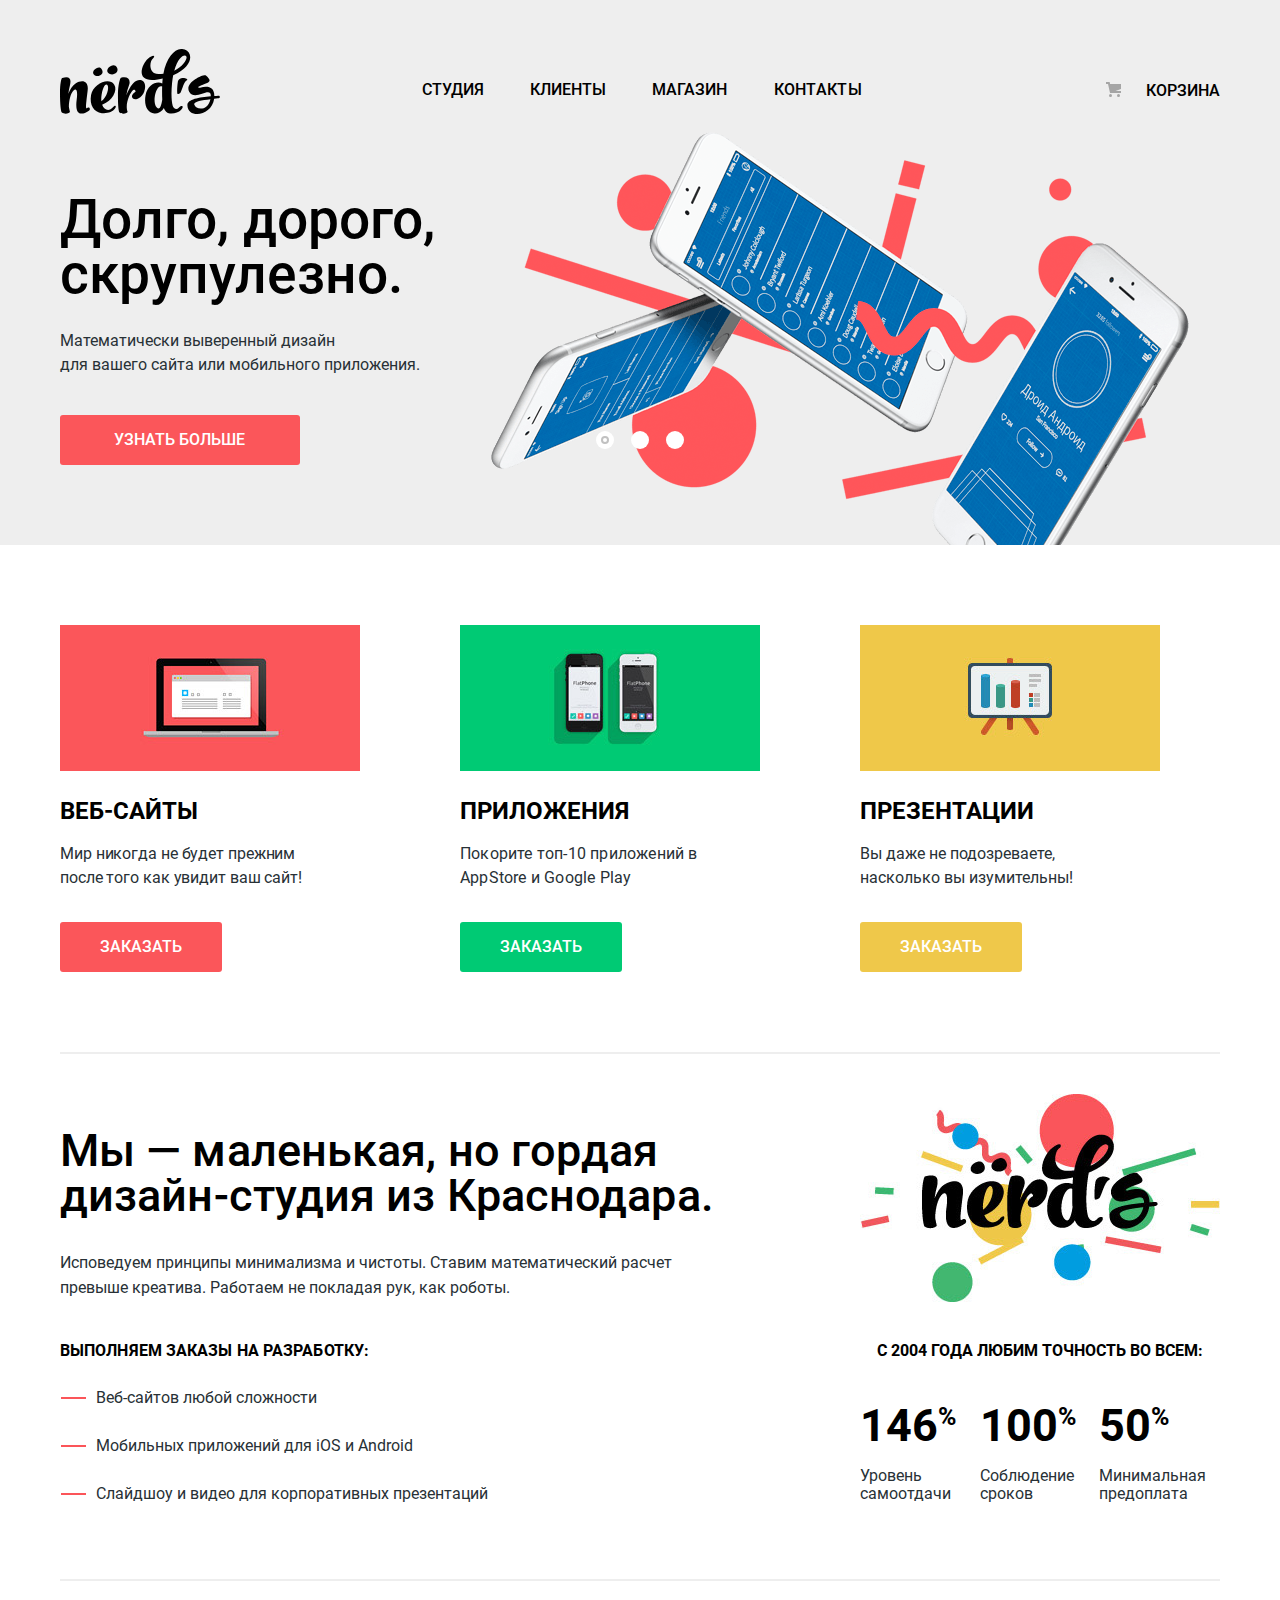
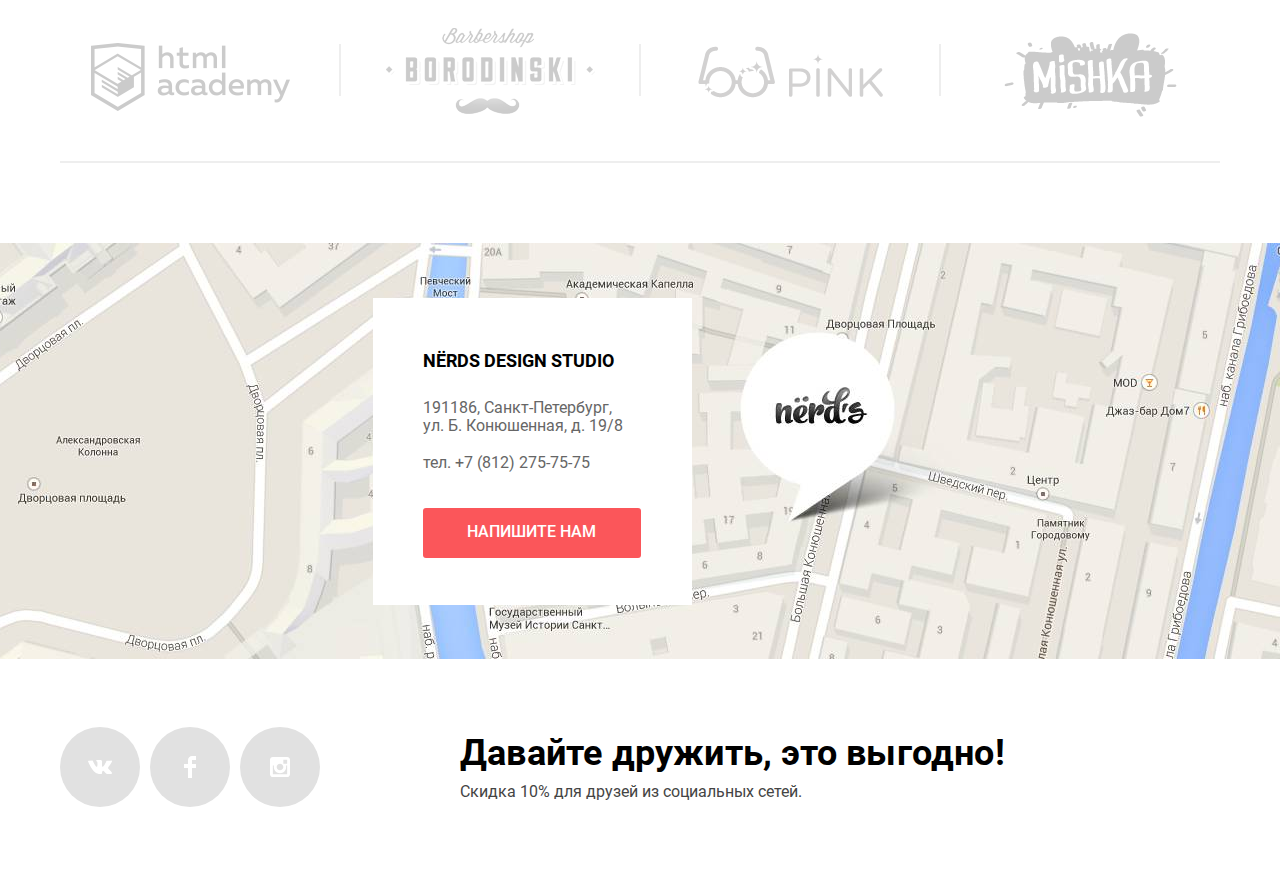
<file: index.html>
<!DOCTYPE html>
<html lang="ru">

<head>
  <meta charset="utf-8">
  <title>HTML Academy: Нёрдс</title>
  <link rel="stylesheet" href="css/normalize.css">
  <link rel="stylesheet" href="css/style-min.css">
</head>

<body>
  <header class="page-header">

    <nav class="page-header__nav container">
      <div class="columns">
        <a class="page-header__container column">
          <img class="page-header__logo" src="img/nerds-logo.svg" width="160" height="65" alt="Веб-студия Nerds">
        </a>
        <ul class="menu list-formatter column">
          <li class="menu__item"><a href="#">Студия</a></li>
          <li class="menu__item"><a href="#">Клиенты</a></li>
          <li class="menu__item"><a href="catalog.html">Магазин</a></li>
          <li class="menu__item"><a href="#">Контакты</a></li>
        </ul>

        <a class="page-header__cart column" href="#">Корзина</a>
      </div>
    </nav>
  </header>

  <main class="main-content">

    <h1 class="main-content__title visually-hidden">Веб-студия Nerds</h1>

    <section class="main-content__slider">
      <div class="container">

        <h2 class="main-content__section-title visually-hidden">Ключевые особенности</h2>

        <input class="slider__input" type="radio" name="slider" id="slider_1" checked>
        <input class="slider__input" type="radio" name="slider" id="slider_2">
        <input class="slider__input" type="radio" name="slider" id="slider_3">

        <label class="slider__change-btn" for="slider_1" aria-label="Первый"></label>
        <label class="slider__change-btn" for="slider_2" aria-label="Второй"></label>
        <label class="slider__change-btn" for="slider_3" aria-label="Третий"></label>


        <article class="sliders__item">
          <div class="sliders__wrapper">
            <h3 class="sliders__title visually-hidden">Дизайн</h3>
            <p class="sliders__slogan">Долго, дорого,
              скрупулезно.</p>
            <p class="sliders__text content-text">Математически выверенный дизайн<br>
              для вашего сайта или мобильного приложения.</p>
            <a class="sliders__btn btn" href="#">Узнать больше</a>
          </div>
          <img src="img/slide1.png" alt="слайдер-1">
        </article>

        <article class="sliders__item">
          <div class="sliders__wrapper">
            <h3 class="sliders__title visually-hidden">Пропорции</h3>

            <p class="sliders__slogan">Любим математику
              как никто другой</p>
            <p class="sliders__text content-text">Никакого креатива, только математические формулы
              для расчета идеальных пропорций.</p>
            <a class="sliders__btn btn" href="#">Узнать больше</a>
          </div>
          <img src="img/slide2.png" alt="слайдер-2" width="663" height="430">
        </article>

        <article class="sliders__item">
          <div class="sliders__wrapper">
            <h3 class="sliders__title visually-hidden">Время работы</h3>

            <p class="sliders__slogan">Только ночь,
              только хардкор</p>
            <p class="sliders__text content-text">Работать днем, как все? Мы против этого.
              Ближе к полуночи работа только начинается.</p>
            <a class="sliders__btn btn" href="#">Узнать больше</a>
          </div>
          <img src="img/slide3.png" alt="слайдер-3">
        </article>
      </div>
    </section>
    <section class="main-content__advantages">
      <h2 class="main-content__section-title visually-hidden">Преимущества</h2>
      <div class="container">
        <ul class="advantages-list list-formatter columns">
          <li class="advantages-list__item">
            <img class="advantages-list__img" src="img/illustration-1.jpg" width="300" height="146" alt="Веб-сайты">
            <h3 class="advantages-list__title">Веб-сайты</h3>
            <p class="advantages-list__text content-text">Мир никогда не будет прежним после того как увидит ваш сайт!
            </p>
            <a class="advantages-list__btn advantages-list__btn--red btn" href="#">Заказать</a>
          </li>
          <li class="advantages-list__item">
            <img class="advantages-list__img" src="img/illustration-2.jpg" width="300" height="146" alt="Приложения">
            <h3 class="advantages-list__title">Приложения</h3>
            <p class="advantages-list__text content-text">Покорите топ-10 приложений в AppStore и Google Play</p>
            <a class="advantages-list__btn advantages-list__btn--green btn" href="#">Заказать</a>
          </li>
          <li class="advantages-list__item">
            <img class="advantages-list__img" src="img/illustration-3.jpg" width="300" height="146" alt="Презентации">
            <h3 class="advantages-list__title">Презентации</h3>
            <p class="advantages-list__text content-text">Вы даже не подозреваете,
              насколько вы изумительны!</p>
            <a class="advantages-list__btn advantages-list__btn--yellow btn" href="#">Заказать</a>
          </li>
        </ul>
      </div>
    </section>
    <section class="main-content__about-studio">
      <h2 class="main-content__section-title visually-hidden">Информация о веб-студии</h2>
      <div class="container">
        <div class="columns">
          <div class="left-side">
            <p class="about__slogan">Мы — маленькая, но гордая
              дизайн-студия из Краснодара.</p>
            <p class="about__text content-text">Исповедуем принципы минимализма и чистоты. Ставим математический расчет
              превыше креатива. Работаем не покладая рук, как роботы.</p>
            <p class="about__features-title">Выполняем заказы на разработку:</p>
            <ul class="about__features list-formatter">
              <li class="about__feature">Веб-сайтов любой сложности</li>
              <li class="about__feature">Мобильных приложений для iOS и Android</li>
              <li class="about__feature">Слайдшоу и видео для корпоративных презентаций</li>
            </ul>
          </div>
          <div class="right-side">
            <img class="about__logo" src="img/nerds-illustration.jpg" width="360" height="208"
              alt="Логотип веб-студии Nerds">
            <p class="about__statistic-title">с 2004 года Любим точность во всем:</p>
            <ul class="about__statistics-list list-formatter">
              <li class="about__statistic-item">
                <p class="about__percent">146<span>%</span></p>
                <p class="about__text about__text--low content-text">Уровень
                  самоотдачи</p>
              </li>
              <li class="about__statistic-item">
                <p class="about__percent">100<span>%</span></p>
                <p class="about__text about__text--low content-text">Соблюдение
                  сроков</p>
              </li>
              <li class="about__statistic-item">
                <p class="about__percent">50<span>%</span></p>
                <p class="about__text about__text--low  content-text">Минимальная предоплата</p>
              </li>
            </ul>
          </div>
        </div>
      </div>
    </section>
    <section class="partners">
      <h3 class="partners__title visually-hidden">Партнеры</h3>
      <div class="container">
        <ul class="partners__list list-formatter columns">
          <li class="partners__item">
            <a class="partners__link" href="https://htmlacademy.ru/intensive/htmlcss">
              <img class="partners__img" src="img/logo-1.png" width="199" height="68" alt="HTML Academy">
            </a>
          </li>
          <li class="partners__item">
            <a class="partners__link" href="#">
              <img class="partners__img" src="img/logo-2.png" width="209" height="90" alt="Barbershop Borodinski">
            </a>
          </li>
          <li class="partners__item">
            <a class="partners__link" href="#">
              <img class="partners__img" src="img/logo-3.png" width="185" height="52" alt="Pink">
            </a>
          </li>
          <li class="partners__item">
            <a class="partners__link" href="#">
              <img class="partners__img" src="img/logo-4.png" width="173" height="84" alt="Mishka">
            </a>
          </li>
        </ul>
      </div>
    </section>
  </main>

  <footer class="page-footer">
    <section class="page-footer__contacts">
      <iframe
        src="https://www.google.com/maps/embed?pb=!1m18!1m12!1m3!1d1998.6199825894535!2d30.322532414787016!3d59.93844776313354!2m3!1f0!2f0!3f0!3m2!1i1024!2i768!4f13.1!3m3!1m2!1s0x4696310fca145cc1%3A0x42b32648d8238007!2z0JHQvtC70YzRiNCw0Y8g0JrQvtC90Y7RiNC10L3QvdCw0Y8g0YPQuy4sIDE5LzgsINCh0LDQvdC60YIt0J_QtdGC0LXRgNCx0YPRgNCzLCAxOTExODY!5e0!3m2!1sru!2sru!4v1571053304963!5m2!1sru!2sru"
        width="600" height="450" style="border:0;" allowfullscreen=""
        aria-label="Офис по адресу: Санкт-Петербург ул. Б. Конюшенная, д. 19/8"></iframe>
      <h2 class="visually-hidden">Контактная информация</h2>
      <div class="contacts">
        <p class="contacts__title">NЁRDS DESIGN STUDIO</p>
        <p class="contacts__address content-text">191186, Санкт-Петербург,<br>
          ул. Б. Конюшенная, д. 19/8</p>
        <p class="contacts__phone content-text">тел. +7 (812) 275-75-75</p>
        <a class="contacts__btn btn" href="#">Напишите нам</a>
      </div>
    </section>

    <section class="page-footer__social">
      <h2 class="visually-hidden">Социальные сети</h2>
      <div class="container">
        <div class="columns">
          <ul class="social-list list-formatter">
            <li class="social-list__item"><a class="vk" href="#" aria-label="Вконтакте"></a></li>
            <li class="social-list__item"><a class="facebook" href="#" aria-label="Facebook"></a></li>
            <li class="social-list__item"><a class="instagram" href="#" aria-label="Instagram"></a></li>
          </ul>
          <div class="page-footer__wrapper">
            <p class="page-footer__slogan">Давайте дружить, это выгодно!</p>
            <p class="page-footer__text content-text">Скидка 10% для друзей из социальных сетей.</p>
          </div>
        </div>
      </div>
    </section>
  </footer>

  <section class="write-us">
    <h2 class="visually-hidden">Форма обратной связи</h2>
    <form class="write-us__form" action="#" method="get">
      <div class="container">
        <fieldset>
          <legend class="write-us__title">Напишите нам</legend>

          <div class="columns">
            <label class="column">
              <span class="write-us__label">Ваше имя:<span class="visually-hidden">(Обязательно)</span></span>
              <input class="write-us__input" type="text" name="name" placeholder="Имя Фамилия" aria-required="true"
                aria-live="polite">
            </label>
            <label class="column">
              <span class="write-us__label">Ваш e-mail:<span class="visually-hidden">(Обязательно)</span></span>
              <input class="write-us__input" type="email" name="email" placeholder="email@example.com"
                pattern="[a-z0-9._%+-]+@[a-z0-9.-]+\.[a-z]{2,}$" aria-required="true">
            </label>
          </div>

          <label>
            <span class="write-us__label">Текст письма:<span class="visually-hidden">(Обязательно)</span></span>
            <textarea class="write-us__textarea" name="message" cols="30" rows="10" placeholder="В свободной форме"
              aria-required="true"></textarea>
          </label>
        </fieldset>
        <button class="write-us__btn btn" type="submit">Отправить</button>
      </div>
    </form>
    <a class="close__btn" aria-label="Закрыть"></a>
  </section>
  <script src="js/script-min.js"></script>
</body>

</html>
</file>
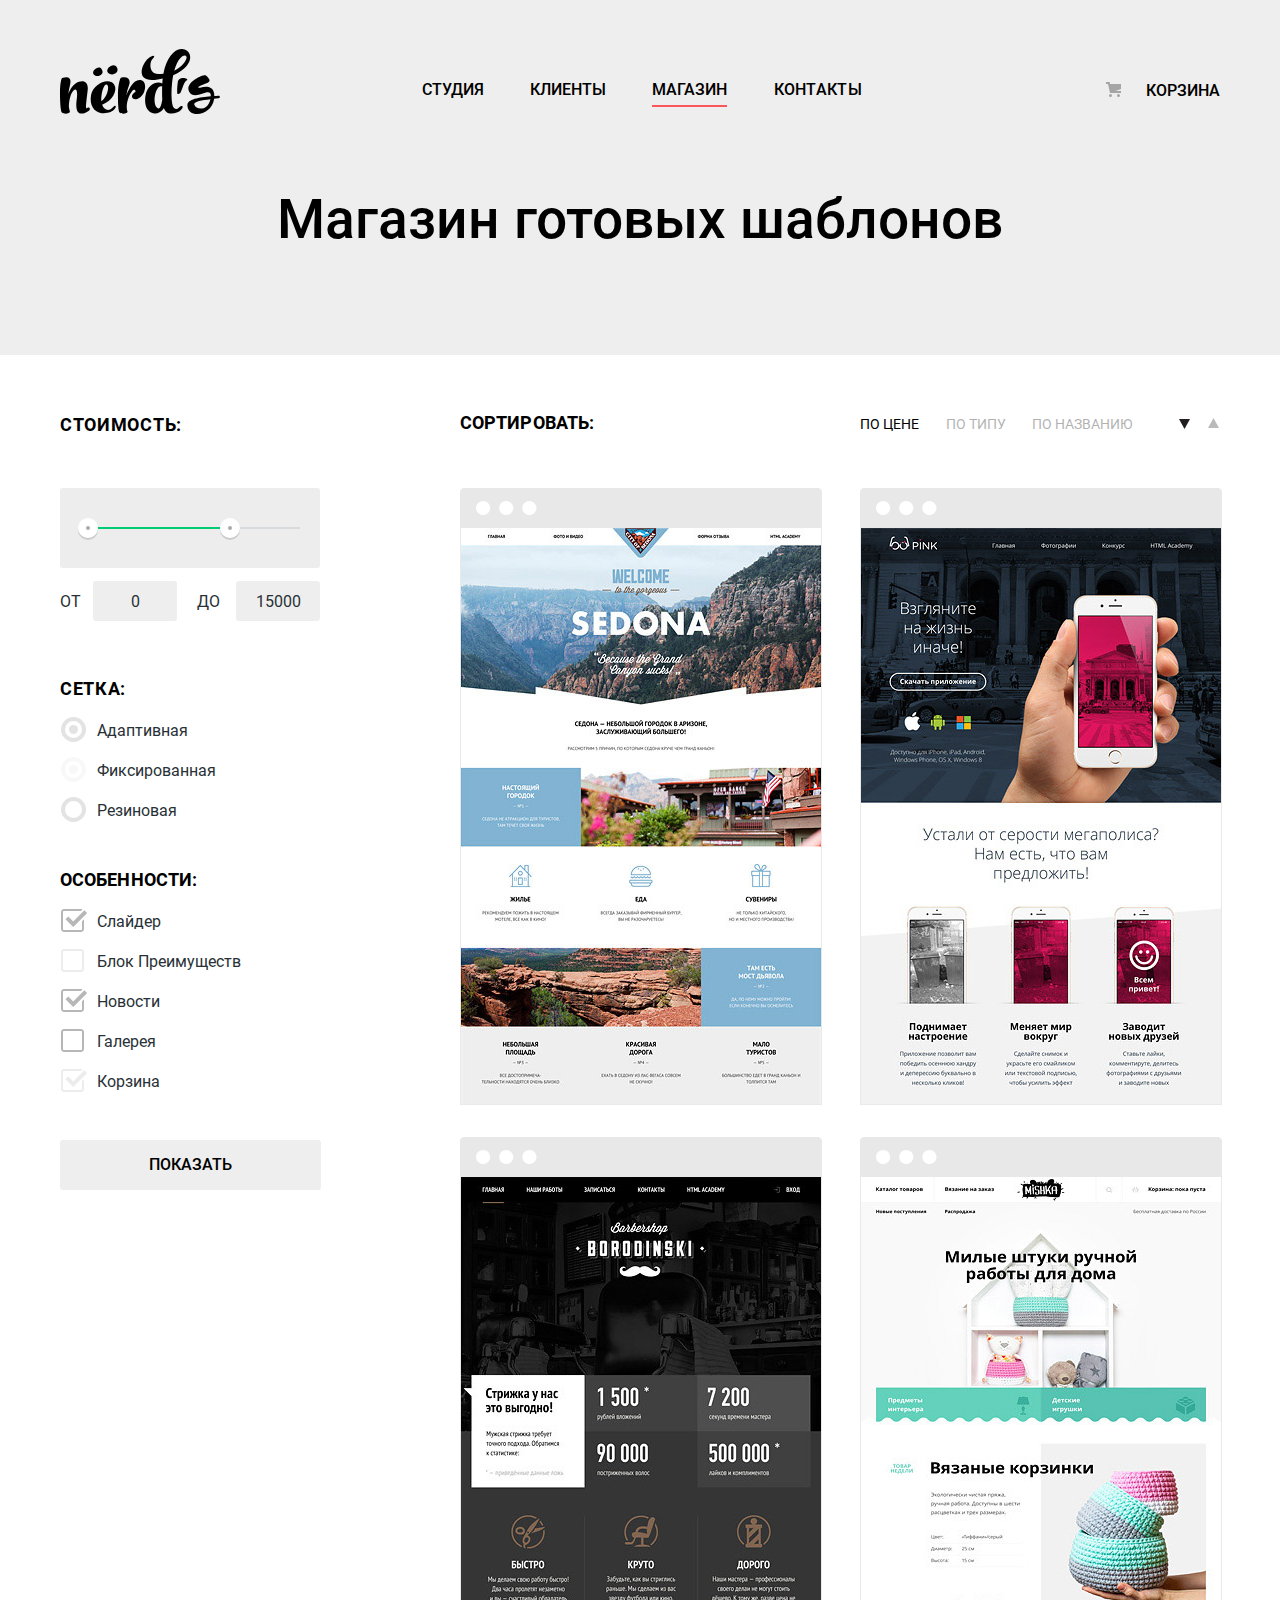
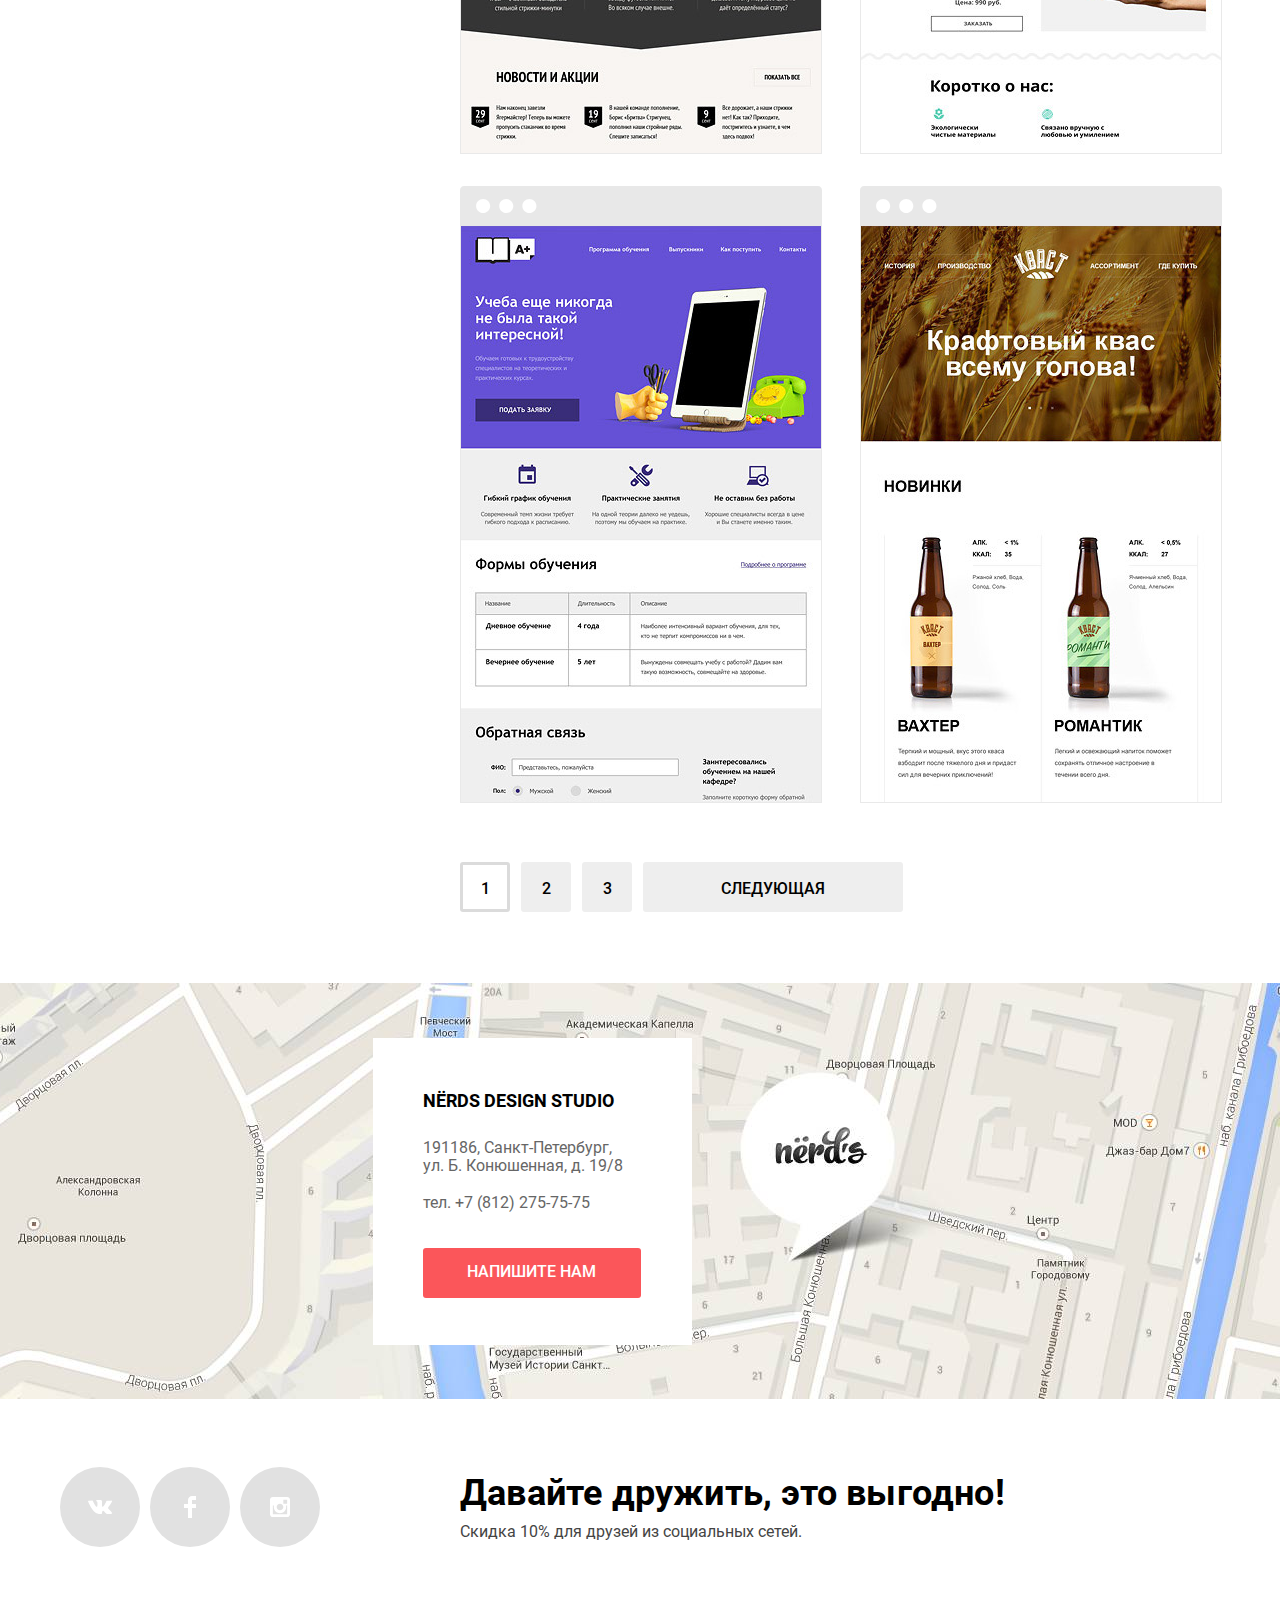
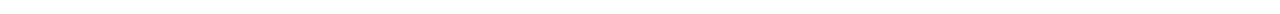
<file: catalog.html>
<!DOCTYPE html>
<html lang="ru">

<head>
  <meta charset="UTF-8">
  <title>HTML Academy: Нёрдс</title>
  <link rel="stylesheet" href="css/normalize.css">
  <link rel="stylesheet" href="css/style-min.css">
</head>

<body class="inner-page">

  <header class="page-header">

    <nav class="page-header__nav container">
      <div class="columns">
        <a class="page-header__container column" href="index.html">
          <img class="page-header__logo" src="img/nerds-logo.svg" width="160" height="65" alt="Веб-студия Nerds">
        </a>
        <ul class="menu list-formatter column">
          <li class="menu__item " aria-current="page"><a href="#">Студия</a></li>
          <li class="menu__item"><a href="#">Клиенты</a></li>
          <li class="menu__item menu__item--current"><a href="#"><span class="visually-hidden">Текущий
                пункт:</span>Магазин</a></li>
          <li class="menu__item"><a href="#">Контакты</a></li>
        </ul>

        <a class="page-header__cart column" href="#">Корзина</a>
      </div>
    </nav>
  </header>


  <main class="page-content">

    <div class="page-content__bg">
      <div class="container">
        <h1 class="page-content__main-title">Магазин готовых шаблонов</h1>
      </div>
    </div>
    <div class="container">
      <div class="columns">
        <section class="filter column">
          <h2 class="visually-hidden">Фильтрация товаров</h2>

          <form class="form" action="#" method="get">
            <fieldset class="form__fieldset">
              <legend class="form__title">Стоимость:</legend>
              <div class="range">
                <div class="line">
                  <div class="green-line">
                  </div>
                </div>
                <div class="handler handler--left"></div>
                <div class="handler handler--right"></div>
              </div>
              <div class="form__number-fields">
                <label class="form__number-item">
                  <span class="form__item-title">От</span><input class="form__number-field" type="number"
                    name="lower-price" id="lower-price-field" min="0" max="100000" value="0">
                </label>
                <label class="form__number-item">
                  <span class="form__item-title">До</span> <input class="form__number-field" type="number"
                    name="higher-price" id="higher-price-field" min="0" max="100000" value="15000">
                </label></div>

            </fieldset>

            <fieldset class="form__fieldset form__fieldset--radio">
              <legend class="form__title form__title--list-title">Сетка:</legend>
              <ul class="form__list form__list--grids list-formatter">
                <li class="form__list-item">
                  <label>
                    <input class="form__field" type="radio" name="grid-type" value="adaptive" checked>
                    <span class="form__item-title form__item-title--capitalize">Адаптивная</span>
                  </label>
                </li>
                <li class="form__list-item">
                  <label>
                    <input class="form__field" type="radio" name="grid-type" value="fixed" disabled>
                    <span class="form__item-title form__item-title--capitalize">Фиксированная</span>
                  </label>
                </li>
                <li class="form__list-item">
                  <label>
                    <input class="form__field" type="radio" name="grid-type" value="rubber">
                    <span class="form__item-title form__item-title--capitalize">Резиновая</span>
                  </label>
                </li>
              </ul>
            </fieldset>

            <fieldset class="form__fieldset form__fieldset--features">
              <legend class="form__title form__title--list-title">Особенности:</legend>
              <ul class="form__list form__list--featers list-formatter">
                <li class="form__list-item">
                  <label>
                    <input class="form__field" type="checkbox" name="features" checked>
                    <span class="form__item-title form__item-title--capitalize">Слайдер</span>
                  </label>
                </li>
                <li class="form__list-item">
                  <label>
                    <input class="form__field" type="checkbox" name="features" disabled>
                    <span class="form__item-title form__item-title--capitalize">Блок преимуществ</span>
                  </label>
                </li>
                <li class="form__list-item">
                  <label>
                    <input class="form__field" type="checkbox" name="features" checked>
                    <span class="form__item-title form__item-title--capitalize">Новости</span>
                  </label>
                </li>
                <li class="form__list-item">
                  <label>
                    <input class="form__field" type="checkbox" name="features">
                    <span class="form__item-title form__item-title--capitalize">Галерея</span>
                  </label>
                </li>
                <li class="form__list-item">
                  <label>
                    <input class="form__field" type="checkbox" name="features" checked disabled>
                    <span class="form__item-title form__item-title--capitalize">Корзина</span>
                  </label>
                </li>
              </ul>
            </fieldset>
            <button class="form__button btn" type="button">Показать</button>
          </form>
        </section>

        <div class="products column">
          <section class="sorting">
            <h2 class="visually-hidden">Сортировка товаров</h2>

            <div class="sorting__wrapper">
              <p class="sorting__title">Сортировать:</p>
              <ul class="sorting__list sorting__list-category list-formatter">
                <li class="sorting__item active">
                  <a>по цене</a>
                </li>
                <li class="sorting__item">
                  <a class="sorting__item" href="#">по типу</a>
                </li>
                <li class="sorting__item">
                  <a class="form__item" href="#">по названию
                  </a>
                </li>
              </ul>
              <ul class="sorting__list sorting__list-direction list-formatter">
                <li class="sorting__item active">
                  <a class="sorting__link sorting__link--direction down" href="#" aria-label="По убыванию"></a>
                </li>
                <li class="sorting__item">
                  <a class="sorting__link sorting__link--direction up" href="#" aria-label="По возрастанию"></a>
                </li>
              </ul>
            </div>
          </section>

          <section class="products">
            <h2 class="visually-hidden">Товары</h2>

            <ul class="products__list list-formatter">
              <li class="products__item">
                <div class="products__image-wrapper"><img class="products__img" src="img/sedona.jpg" width="360"
                    height="576" alt="Проект Sedona"></div>
                <div class="products__description">
                  <h3><a class="products__item-title" href="#">Sedona</a></h3>
                  <p class="products__text">Информационный сайт для туристов</p>
                  <a class="products__btn btn" href="#">9 900 руб.</a>
                </div>
              </li>

              <li class="products__item">
                <div class="products__image-wrapper">
                  <img class="products__img" src="img/pink.jpg" width="360" height="576" alt="Проект Pink">
                </div>
                <div class="products__description">
                  <h3>
                    <a class="products__item-title" href="#">Pink App</a>
                  </h3>
                  <p class="products__text">Продуктовый лендинг приложения для iOS и Android</p>
                  <a class="products__btn btn" href="#">9 900 руб.</a>
                </div>
              </li>

              <li class="products__item">
                <div class="products__image-wrapper"><img class="products__img" src="img/barbershop.jpg" width="360"
                    height="576" alt="Проект Barbershop"></div>
                <div class="products__description">
                  <h3><a class="products__item-title" href="#">Barbershop</a></h3>
                  <p class="products__text">Сайт салона красоты. Для мужчин, да.</p>
                  <a class="products__btn btn" href="#">9 900 руб.</a>
                </div>
              </li>
              <li class="products__item">
                <div class="products__image-wrapper"><img class="products__img" src="img/mishka.jpg" width="360"
                    height="576" alt="Проект Mishka"></div>
                <div class="products__description">
                  <h3><a class="products__item-title" href="#">Mishka</a></h3>
                  <p class="products__text">Интернет-магазин вязаных игрушек</p>
                  <a class="products__btn btn" href="#">9 900 руб.</a>
                </div>
              </li>
              <li class="products__item">
                <div class="products__image-wrapper"><img class="products__img" src="img/aplus.jpg" width="360"
                    height="576" alt="Проект A Plus"></div>
                <div class="products__description">
                  <h3><a class="products__item-title" href="#">A Plus</a></h3>
                  <p class="products__text">Лендинг курсов повышения квалификации</p>
                  <a class="products__btn btn" href="#">9 900 руб.</a>
                </div>
              </li>
              <li class="products__item">
                <div class="products__image-wrapper"><img class="products__img" src="img/kvast.jpg" width="360"
                    height="576" alt="Проект Кваст"></div>
                <div class="products__description">
                  <h3><a class="products__item-title" href="#">Кваст</a></h3>
                  <p class="products__text">Промо-сайт производителя крафтового кваса</p>
                  <a class="products__btn btn" href="#">9 900 руб.</a>
                </div>
              </li>
            </ul>
            <div class="pagination">
              <a class="pagination__btn pagination__btn--big pagination__btn--back btn visually-hidden"
                href="#">Назад</a>
              <ul class="pagination__list list-formatter">
                <li class="pagination__item">
                  <a class="pagination__btn pagination__btn--small btn current">1</a>
                </li>
                <li class="pagination__item">
                  <a class="pagination__btn pagination__btn--small btn" href="#">2</a>
                </li>
                <li class="pagination__item">
                  <a class="pagination__btn pagination__btn--small btn" href="#">3</a>
                </li>
              </ul>
              <a class="pagination__btn pagination__btn--big pagination__btn--front btn" href="#">Следующая</a>
            </div>
          </section>
        </div>
      </div>
    </div>
  </main>

  <footer class="page-footer">
    <section class="page-footer__contacts">
      <iframe
        src="https://www.google.com/maps/embed?pb=!1m18!1m12!1m3!1d1998.6199825894535!2d30.322532414787016!3d59.93844776313354!2m3!1f0!2f0!3f0!3m2!1i1024!2i768!4f13.1!3m3!1m2!1s0x4696310fca145cc1%3A0x42b32648d8238007!2z0JHQvtC70YzRiNCw0Y8g0JrQvtC90Y7RiNC10L3QvdCw0Y8g0YPQuy4sIDE5LzgsINCh0LDQvdC60YIt0J_QtdGC0LXRgNCx0YPRgNCzLCAxOTExODY!5e0!3m2!1sru!2sru!4v1571053304963!5m2!1sru!2sru"
        width="600" height="450" style="border:0;" allowfullscreen=""
        aria-label="Офис по адресу: Санкт-Петербург ул. Б. Конюшенная, д. 19/8"></iframe>
      <h2 class="visually-hidden">Контактная информация</h2>
      <div class="contacts">
        <p class="contacts__title">NЁRDS DESIGN STUDIO</p>
        <p class="contacts__address content-text">191186, Санкт-Петербург,<br>
          ул. Б. Конюшенная, д. 19/8</p>
        <p class="contacts__phone content-text">тел. +7 (812) 275-75-75</p>
        <a class="contacts__btn btn" href="form.html">Напишите нам</a>
      </div>
    </section>

    <section class="page-footer__social">
      <h2 class="visually-hidden">Социальные сети</h2>
      <div class="container">
        <div class="columns">
          <ul class="social-list list-formatter">
            <li class="social-list__item"><a class="vk" href="#" aria-label="Вконтакте"></a></li>
            <li class="social-list__item"><a class="facebook" href="#" aria-label="Facebook"></a></li>
            <li class="social-list__item"><a class="instagram" href="#" aria-label="Instagram"></a></li>
          </ul>
          <div class="page-footer__wrapper">
            <p class="page-footer__slogan">Давайте дружить, это выгодно!</p>
            <p class="page-footer__text content-text">Скидка 10% для друзей из социальных сетей.</p>
          </div>
        </div>
      </div>
    </section>
  </footer>

  <section class="write-us">
    <h2 class="visually-hidden">Форма обратной связи</h2>
    <form class="write-us__form" action="#" method="post">
      <div class="container">
        <fieldset>
          <legend class="write-us__title">Напишите нам</legend>

          <div class="columns">
            <label class="column">
              <span class="write-us__label">Ваше имя:<span class="visually-hidden">(Обязательно)</span></span>
              <input class="write-us__input" type="text" name="name" placeholder="Имя Фамилия" aria-required="true"
                aria-live="polite" required>
            </label>
            <label class="column">
              <span class="write-us__label">Ваш e-mail:<span class="visually-hidden">(Обязательно)</span></span>
              <input class="write-us__input" type="email" name="email" placeholder="email@example.com"
                pattern="[a-z0-9._%+-]+@[a-z0-9.-]+\.[a-z]{2,}$" aria-required="true" required>
            </label>
          </div>

          <label>
            <span class="write-us__label">Текст письма:<span class="visually-hidden">(Обязательно)</span></span>
            <textarea class="write-us__textarea" name="message" cols="30" rows="10" placeholder="В свободной форме"
              aria-required="true" required></textarea>
          </label>
        </fieldset>
        <button class="write-us__btn btn" type="submit">Отправить</button>
      </div>
    </form>
    <a class="close__btn" aria-label="Закрыть"></a>
  </section>
  <script src="js/script-min.js"></script>

</body>

</html>
</file>
<file: css/style-min.css>
@-webkit-keyframes open{0%{-webkit-transform:translateX(-1400px);transform:translateX(-1400px)}45%{-webkit-transform:translateX(60px);transform:translateX(60px)}60%{-webkit-transform:translateX(-40px);transform:translateX(-40px)}75%{-webkit-transform:translateX(20px);transform:translateX(20px)}to{-webkit-transform:translateX(0);transform:translateX(0)}}@keyframes open{0%{-webkit-transform:translateX(-1400px);transform:translateX(-1400px)}45%{-webkit-transform:translateX(60px);transform:translateX(60px)}60%{-webkit-transform:translateX(-40px);transform:translateX(-40px)}75%{-webkit-transform:translateX(20px);transform:translateX(20px)}to{-webkit-transform:translateX(0);transform:translateX(0)}}@-webkit-keyframes shake{0%{-webkit-transform:rotateZ(-5deg);transform:rotateZ(-5deg)}25%{-webkit-transform:rotateZ(5deg);transform:rotateZ(5deg)}50%{-webkit-transform:rotateZ(-3deg);transform:rotateZ(-3deg)}to{-webkit-transform:rotateZ(0deg);transform:rotateZ(0deg)}}@keyframes shake{0%{-webkit-transform:rotateZ(-5deg);transform:rotateZ(-5deg)}25%{-webkit-transform:rotateZ(5deg);transform:rotateZ(5deg)}50%{-webkit-transform:rotateZ(-3deg);transform:rotateZ(-3deg)}to{-webkit-transform:rotateZ(0deg);transform:rotateZ(0deg)}}@font-face{font-weight:400;font-family:"Roboto";font-style:normal;src:url(../fonts/roboto.woff2) format("woff2"),url(../fonts/roboto.woff) format("woff")}@font-face{font-weight:500;font-family:"Roboto";font-style:normal;src:url(../fonts/robotomedium.woff2) format("woff2"),url(../fonts/robotomedium.woff) format("woff")}@font-face{font-weight:700;font-family:"Roboto";font-style:normal;src:url(../fonts/robotobold.woff2) format("woff2"),url(../fonts/robotobold.woff) format("woff")}.btn,body{font-size:16px}body{min-width:1200px;font-family:"Roboto","Arial",sans-serif;font-weight:400;line-height:24px;color:#283136}a{text-decoration:none}.btn{display:inline-block;padding:16px 55px 16px 54px;font-weight:500;line-height:18px;color:#fff;text-transform:uppercase;background-color:#fb565a;border-radius:3px}.btn:focus,.btn:hover{background-color:#e74246}.btn:active{color:rgba(255,255,255,.3);background-color:#d7373b;-webkit-box-shadow:inset 0 3px 0 0 #c13034;box-shadow:inset 0 3px 0 0 #c13034}.list-formatter{margin:0;padding:0;list-style:none}.visually-hidden{position:absolute;width:1px;height:1px;margin:-1px;padding:0;overflow:hidden;border:0;clip:rect(0 0 0 0)}.container{width:1160px;margin:0 auto}.columns{display:-webkit-box;display:-ms-flexbox;display:flex}.page-header{padding-top:49px;background-color:#eee}.page-header .columns{justify-content:space-between;align-items:flex-start;-webkit-box-align:start;-webkit-box-pack:justify;-ms-flex-align:start;-ms-flex-pack:justify}.page-header__container{margin-right:45px}.inner-page .page-header__logo:focus,.inner-page .page-header__logo:hover{opacity:.8}.inner-page .page-header__logo:active{opacity:.3}.menu{display:-webkit-box;display:-ms-flexbox;display:flex;flex-wrap:wrap;justify-content:space-between;min-width:440px;margin-top:26px;margin-right:40px;-webkit-box-pack:justify;-ms-flex-pack:justify;-ms-flex-wrap:wrap}.menu__item{margin-right:45px}.menu__item:last-child{margin-right:0}.menu__item:last-child a{letter-spacing:.3px}.menu__item a{font-weight:500;font-size:16px;line-height:30px;color:#000;text-transform:uppercase}.menu__item a:focus,.menu__item a:hover,.page-header__cart:focus,.page-header__cart:hover{color:#fb565a}.menu__item a:active,.page-header__cart:active{color:rgba(0,0,0,.3)}.menu__item--current{border-bottom:2px solid #fb565a}.page-header__cart{margin-top:27px;margin-left:45px;padding-left:42px;font-weight:500;font-size:16px;line-height:30px;color:#000;text-transform:uppercase;background-image:url(../img/cart-icon.svg);background-repeat:no-repeat;background-position:2px 6px}.page-content__bg{background-color:#eee}.page-content__main-title{margin:0 0 53px;padding-top:71px;padding-bottom:108px;font-weight:500;font-size:55px;line-height:55px;text-align:center;color:#000}.main-content__slider{background-color:#eee}.main-content__slider .container{position:relative}.slider__input{display:none}.slider__change-btn{position:absolute;top:309px;right:535px;z-index:10;display:inline-block;width:20px;height:20px;vertical-align:middle}.slider__change-btn:nth-of-type(1){right:605px}.slider__change-btn:nth-of-type(2){right:570px}.slider__change-btn:nth-of-type(3){right:535px}.slider__change-btn::before{content:"";position:absolute;top:1px;left:1px;width:18px;height:18px;background-color:#fff;border-radius:50%}.slider__change-btn::after{content:"";position:absolute;top:6px;left:6px;display:none;width:4px;height:4px;border:2px solid #c1c1c1;border-radius:50%}.slider__input:nth-of-type(1):checked~.slider__change-btn:nth-of-type(1)::after,.slider__input:nth-of-type(2):checked~.slider__change-btn:nth-of-type(2)::after,.slider__input:nth-of-type(3):checked~.slider__change-btn:nth-of-type(3)::after{display:block}.sliders__item{position:relative;display:none;margin-bottom:80px;padding-top:10px;padding-bottom:80px}.sliders__item:nth-of-type(1) .sliders__wrapper{width:425px}.sliders__item:nth-of-type(2) .sliders__wrapper{width:520px}.sliders__item:nth-of-type(3) .sliders__wrapper{width:415px}.sliders__slogan{margin-top:61px;margin-bottom:27px;font-weight:500;font-size:55px;line-height:55px;color:#000}.sliders__item:nth-of-type(2) .sliders__slogan{letter-spacing:.1px}.sliders__item:nth-of-type(3) .sliders__slogan{letter-spacing:.4px}.sliders__text{margin-bottom:38px;font-weight:400;font-size:16px;line-height:24px;color:#283136}.sliders__item img{position:absolute}.sliders__item:nth-of-type(1) img{top:11px;right:31px}.sliders__item:nth-of-type(2) img{top:-6px;right:1px}.sliders__item:nth-of-type(3) img{top:12px;right:0}.sliders__item:nth-of-type(2) .sliders__text{width:410px}.sliders__item:nth-of-type(3) .sliders__text{width:370px}.slider__input:nth-of-type(1):checked~.sliders__item:nth-of-type(1),.slider__input:nth-of-type(2):checked~.sliders__item:nth-of-type(2),.slider__input:nth-of-type(3):checked~.sliders__item:nth-of-type(3){display:-webkit-box;display:-ms-flexbox;display:flex}.main-content__advantages{background-color:#fff}.advantages-list{display:-webkit-box;display:-ms-flexbox;display:flex;flex-wrap:wrap;justify-content:flex-start;border-bottom:2px solid #eee;-webkit-box-pack:start;-ms-flex-pack:start;-ms-flex-wrap:wrap}.advantages-list__item{width:300px;margin-right:100px;margin-bottom:67px}.advantages-list__item:nth-child(3n+3){margin-right:0}.advantages-list__title{margin-top:23px;margin-bottom:21px;font-weight:700;font-size:24px;line-height:20px;color:#000;text-transform:uppercase}.advantages-list__text{width:260px;margin-bottom:32px}.advantages-list__item:nth-of-type(1) .advantages-list__text{letter-spacing:-.1px}.advantages-list__item:nth-of-type(2) .advantages-list__text{letter-spacing:.2px}.advantages-list__btn{margin-bottom:13px;padding:16px 40px}.advantages-list__btn--red{background-color:#fb565a}.advantages-list__btn--green{background-color:#00ca74}.advantages-list__btn--green:focus,.advantages-list__btn--green:hover{background-color:#00bc6c}.advantages-list__btn--green:active{color:rgba(255,255,255,.3);background-color:#00bc6c;-webkit-box-shadow:inset 0 3px 0 0 #009957;box-shadow:inset 0 3px 0 0 #009957}.advantages-list__btn--yellow{background-color:#efc84a}.advantages-list__btn--yellow:focus,.advantages-list__btn--yellow:hover{background-color:#eab534}.advantages-list__btn--yellow:active{color:rgba(255,255,255,.3);background-color:#eab534;-webkit-box-shadow:inset 0 3px 0 0 #ce961e;box-shadow:inset 0 3px 0 0 #ce961e}.main-content__about-studio{padding-top:40px}.main-content__about-studio .columns{display:-webkit-box;display:-ms-flexbox;display:flex;flex-wrap:wrap;justify-content:space-between;padding-bottom:37px;-webkit-box-pack:justify;-ms-flex-pack:justify;-ms-flex-wrap:wrap}.main-content__about-studio .container{border-bottom:2px solid #eee}.left-side{width:660px}.right-side{width:360px}.about__slogan{margin-top:34px;margin-bottom:32px;font-weight:500;font-size:45px;line-height:45px;color:#000;letter-spacing:.1px}.about__text{margin-bottom:39px;font-size:16px;line-height:25px;color:#283136}.about__features-title{margin-bottom:23px;font-weight:700;font-size:16px;line-height:24px;color:#000;text-transform:uppercase;letter-spacing:.1px}.about__feature{position:relative;margin-bottom:24px;margin-left:36px}.about__feature::before{content:"";position:absolute;top:11px;left:-35px;width:25px;height:2px;background-color:#fb5559}.about__logo{margin-bottom:14px}.about__statistic-title{margin-bottom:4px;font-weight:700;font-size:16px;line-height:24px;text-align:center;color:#000;text-transform:uppercase}.about__statistics-list{display:-webkit-box;display:-ms-flexbox;display:flex;flex-wrap:wrap;justify-content:space-between;width:344px;-webkit-box-pack:justify;-ms-flex-pack:justify;-ms-flex-wrap:wrap}.about__statistic-item{width:105px}.about__percent{margin-bottom:36px;font-weight:700;font-size:45px;line-height:10px;color:#000}.about__percent span{font-size:25px;vertical-align:super}.about__text--low{line-height:18px}.partners__list{display:-webkit-box;display:-ms-flexbox;display:flex;flex-wrap:wrap;justify-content:flex-start;padding-top:47px;padding-bottom:36px;border-bottom:2px solid #eee;-webkit-box-pack:start;-ms-flex-pack:start;-ms-flex-wrap:wrap}.partners__item{position:relative;-webkit-box-sizing:border-box;box-sizing:border-box;width:280px;margin-right:18px}.partners__item:after{content:"";position:absolute;width:2px;height:52px;background-color:#eee}.partners__item:nth-child(4n+1):after{top:16px;right:-1px}.partners__item:nth-child(4n+2):after{top:16px;right:-3px}.partners__item:nth-child(4n+3):after{top:16px;right:-5px}.partners__item:nth-child(4n+4):after{display:none}.partners__item:first-child{padding:15px 0 0 31px}.partners__item:nth-child(2){padding:0 0 0 28px}.partners__item:nth-child(3){padding:18px 0 0 42px}.partners__item:last-child{padding:5px 0 0 50px}.partners__item:nth-of-type(4n+4){width:260px;margin-right:0}.partners__link{opacity:.2}.partners__link:focus,.partners__link:hover{opacity:1}.partners__link:active{opacity:.1}.partners__img{position:relative}.page-content .columns{flex-wrap:wrap;justify-content:space-between;-webkit-box-pack:justify;-ms-flex-pack:justify;-ms-flex-wrap:wrap}.filter{width:260px}.form{padding-top:2px}.form__fieldset,.write-us fieldset{margin:0;padding:0;border:0}.form__fieldset--radio{margin-bottom:26px}.form__fieldset--features{margin-bottom:30px}.form__fieldset--features .form__title{letter-spacing:.1px}.form__title{margin-bottom:48px;font-weight:700;font-size:18px;line-height:30px;color:#000;text-transform:uppercase;letter-spacing:.7px}.form__title--list-title{margin-bottom:15px}.form__field{display:none}.range{position:relative;display:-webkit-box;display:-ms-flexbox;display:flex;width:260px;height:80px;margin-bottom:13px;background-color:#ededed;border-radius:3px}.line{width:219px;height:2px;margin:auto;background-color:#d7dbdd}.green-line{width:151px;height:2px;background-color:#00ca74}.handler{position:absolute;top:30px;width:4px;height:4px;background-color:#ababab;border:8px solid #fff;border-radius:50%;-webkit-box-shadow:0 2px 0 0 #ccc;box-shadow:0 2px 0 0 #ccc;cursor:pointer}.handler--left{left:18px}.handler--right{left:160px}.form__number-fields{display:-webkit-box;display:-ms-flexbox;display:flex;justify-content:space-between;margin-bottom:53px;-webkit-box-pack:justify;-ms-flex-pack:justify}.form__list-item{margin-bottom:16px;padding-left:37px}.form__item-title{position:relative;margin-right:12px;text-transform:uppercase}.form__item-title--capitalize{text-transform:capitalize}.form__number-field{width:80px;height:38px;font-weight:400;font-size:16px;line-height:22px;text-align:center;color:#283136;background-color:#eee;border:0;border-radius:3px}input::-webkit-inner-spin-button,input::-webkit-outer-spin-button{margin:0;-webkit-appearance:none}.form__item-title{font-weight:400;font-size:16px;line-height:20px;color:#283136}.form__list--grids .form__item-title::before{content:"";position:absolute;top:-4px;left:-36px;display:block;width:17px;height:17px;border:4px solid #b8b8b8;border-radius:50%;opacity:.4}.form__fieldset--features .form__item-title::before{content:"";position:absolute;top:-3px;left:-36px;display:block;width:23px;height:23px;background-image:url(../img/checkbox-off.svg);opacity:.4}.form__list--grids .form__item-title::after{content:"";position:absolute;top:4px;left:-28px;display:block;width:9px;height:9px;background-color:#b8b8b8;border-radius:50%;opacity:0}.form__list--grids .form__field:checked~.form__item-title::after{opacity:.4}.form__fieldset--features .form__field:checked~.form__item-title::before{width:26px;background-image:url(../img/checkbox-on.svg)}.form__fieldset .form__item-title:hover::before,.form__list--grids .form__field:checked~.form__item-title:hover::after{opacity:1}.form__fieldset--features .form__field:disabled~.form__item-title::after,.form__fieldset--features .form__field:disabled~.form__item-title::before,.form__list--grids .form__field:disabled~.form__item-title::after,.form__list--grids .form__field:disabled~.form__item-title::before{opacity:.1}.form__button{padding:16px 89px;color:#000;background-color:#eee;border:0}.form__button:focus,.form__button:hover{background-color:#dfdfdf}.form__button:active{color:rgba(0,0,0,.3);background-color:#d5d5d5;-webkit-box-shadow:inset 0 3px 0 0 silver;box-shadow:inset 0 3px 0 0 silver}.products{width:760px}.sorting{margin-bottom:50px}.sorting__wrapper{display:-webkit-box;display:-ms-flexbox;display:flex;flex-wrap:wrap;-ms-flex-wrap:wrap}.sorting__title{margin:0 auto 0 0;padding:0;font-weight:700;font-size:18px;line-height:30px;color:#000;text-transform:uppercase;letter-spacing:.1px}.sorting__list,.sorting__list-category{display:-webkit-box;display:-ms-flexbox;display:flex}.sorting__list-category{flex-wrap:wrap;justify-content:space-between;width:273px;margin-top:7px;-webkit-box-pack:justify;-ms-flex-pack:justify;-ms-flex-wrap:wrap}.sorting__item a{display:block;font-weight:400;font-size:14px;line-height:18px;font-family:"Roboto";color:#000;text-transform:uppercase;opacity:.3}.sorting__item a:focus,.sorting__item a:hover{opacity:.6}.active a,.products__item:hover .products__description,.sorting__item a:active{opacity:1}.active a:focus,.active a:hover{opacity:1}.sorting__list-direction{justify-content:flex-end;align-items:center;width:60px;margin-left:27px;-webkit-box-align:center;-webkit-box-pack:end;-ms-flex-align:center;-ms-flex-pack:end}.sorting__link--direction{position:relative;display:block;width:17px;height:17px;margin-left:10px}.sorting .form__title{margin-bottom:0}.sorting__link--direction::after{content:"";position:absolute;top:3px;width:11px;height:11px;background-repeat:no-repeat}.sorting__item:first-child .sorting__link--direction::after{top:3px;left:3px;background-image:url(../img/icon-down-dir.svg);-webkit-transform:rotateZ(180deg);-ms-transform:rotate(180deg);transform:rotateZ(180deg)}.sorting__item:last-child .sorting__link--direction::after{left:5px;background-image:url(../img/icon-up-dir.svg)}.products__list{display:-webkit-box;display:-ms-flexbox;display:flex;flex-wrap:wrap;justify-content:space-between;margin-bottom:27px;-webkit-box-pack:justify;-ms-flex-pack:justify;-ms-flex-wrap:wrap}.products__item{width:360px;height:576px;margin-bottom:33px;padding-top:40px}.products__image-wrapper,.products__item{position:relative}.products__image-wrapper::before{content:"";position:absolute;top:-41px;left:0;display:block;width:362px;height:42px;background-image:url(../img/browser.svg);background-repeat:no-repeat;background-size:100% 100%;opacity:.12}.products__img{border:1px solid #e9e9e9;border-top:none}.products__description{position:absolute;bottom:0;display:-webkit-box;display:-ms-flexbox;display:flex;-ms-flex-direction:column;flex-direction:column;justify-content:flex-start;align-items:center;-webkit-box-sizing:border-box;box-sizing:border-box;width:361px;height:231px;overflow:hidden;background-color:#e9e9e9;opacity:0;-webkit-box-align:center;-webkit-box-direction:normal;-webkit-box-orient:vertical;-webkit-box-pack:start;-ms-flex-align:center;-ms-flex-pack:start}.products__item-title{margin-top:25px;font-weight:700;font-size:18px;line-height:30px;text-align:center;color:#000}.products__item-title:focus,.products__item-title:hover{color:#fb565a}.products__item-title:active{color:rgba(0,0,0,.3)}.products__text{display:inline-block;width:230px;margin-top:0;margin-bottom:30px;font-weight:400;font-size:16px;line-height:18px;text-align:center;color:#666}.products__btn{display:inline-block;padding:19px 62px}.products__item:hover{-webkit-box-shadow:0 6px 15px rgba(0,1,1,.25);box-shadow:0 6px 15px rgba(0,1,1,.25)}.products__item:hover .products__image-wrapper::before{opacity:1}.pagination,.pagination__list{display:-webkit-box;display:-ms-flexbox;display:flex}.pagination__list{flex-wrap:wrap;-ms-flex-wrap:wrap}.pagination__item{margin-right:11px;margin-bottom:11px}.pagination__btn{display:block;-webkit-box-sizing:border-box;box-sizing:border-box;width:50px;height:50px;color:#000;background-color:#eee}.pagination__btn:focus,.pagination__btn:hover{background-color:#dfdfdf}.pagination__btn:active{color:rgba(0,0,0,.3);background-color:#d5d5d5;-webkit-box-shadow:inset 0 3px 0 0 silver;box-shadow:inset 0 3px 0 0 silver}.pagination__btn--small{padding:18px 21px}.current{background-color:#fff;-webkit-box-shadow:inset 0 0 0 3px #dbdbdb;box-shadow:inset 0 0 0 3px #dbdbdb}.current:active,.current:focus,.current:hover{color:#000;background-color:#fff;-webkit-box-shadow:inset 0 0 0 3px #dbdbdb;box-shadow:inset 0 0 0 3px #dbdbdb}.pagination__btn--big{width:260px;padding-top:18px;text-align:center}.pagination__btn--back{margin-right:11px}.page-footer{margin-top:80px}.inner-page .page-footer{margin-top:60px}.page-footer iframe{width:100%;height:416px;background-image:url(../img/map.jpg);background-repeat:no-repeat;background-position:center;background-size:cover}.page-footer__contacts{position:relative;margin:0 auto 39px}.contacts{position:absolute;top:55px;left:373px;-webkit-box-sizing:border-box;box-sizing:border-box;min-width:319px;max-width:1160px;padding-top:30px;padding-right:45px;padding-left:50px;background-color:#fff}.contacts__title{margin-bottom:23px;font-weight:700;font-size:18px;line-height:30px;color:#000}.contacts__address,.contacts__phone{line-height:18px;color:#666}.contacts__address{margin-bottom:19px}.contacts__phone{margin-bottom:36px}.contacts__btn{margin-bottom:47px;padding:15px 45px 17px 44px}.page-footer__slogan{margin-top:30px;margin-bottom:0;font-weight:700;font-size:36px;line-height:36px;color:#000;letter-spacing:.2px}.page-footer__text{margin-top:10px;font-weight:400;font-size:16px;line-height:22px;color:#444}.page-footer__wrapper{display:block;width:760px}.page-footer__social{padding-bottom:55px}.social-list{display:-webkit-box;display:-ms-flexbox;display:flex;flex-wrap:wrap;justify-content:space-between;align-items:center;align-self:flex-start;width:260px;margin-top:22px;margin-right:140px;-webkit-box-align:center;-webkit-box-pack:justify;-ms-flex-align:center;-ms-flex-item-align:start;-ms-flex-pack:justify;-ms-flex-wrap:wrap}.social-list__item{display:inline-block;width:80px;height:80px;background-color:#e1e1e1;border-radius:50%}.social-list__item a{display:inline-block;width:inherit;height:inherit;background-repeat:no-repeat;background-position:50% 50%;border-radius:50%}.vk{background-image:url(../img/vk-icon.svg);background-size:30%;opacity:1}.facebook{background-image:url(../img/fb-icon.svg);background-size:15%;opacity:1}.instagram{background-image:url(../img/insta-icon.svg);background-size:25%;opacity:1}.social-list__item:focus,.social-list__item:hover{background-color:#e74246}.social-list__item a:active{opacity:.3}.write-us{position:fixed;top:220px;left:473px;z-index:30;display:none;-webkit-box-sizing:border-box;box-sizing:border-box;width:960px;padding-top:67px;background-color:#fff;-webkit-box-shadow:0 20px 40px rgba(0,1,1,.75);box-shadow:0 20px 40px rgba(0,1,1,.75)}.write-us .container{width:760px;margin:0 auto}.write-us .columns{flex-wrap:wrap;margin-bottom:34px;-ms-flex-wrap:wrap}.write-us .column{width:360px}.write-us .column:first-child{margin-right:40px}.write-us__title{margin-bottom:41px;font-weight:500;font-size:45px;line-height:45px;color:#000}.write-us__label{display:block;margin-bottom:9px;font-weight:700;font-size:16px;line-height:18px;color:#000}.write-us__input{-webkit-box-sizing:border-box;box-sizing:border-box;width:360px;height:50px;padding:19px 13px;background-color:#fff;border:2px solid #d7dcde;border-radius:3px}.write-us__input::-webkit-input-placeholder{font-weight:400;font-size:16px;line-height:18px;color:rgba(68,68,68,.5)}.write-us__input::-moz-placeholder{font-weight:400;font-size:16px;line-height:18px;color:rgba(68,68,68,.5)}.write-us__input:-ms-input-placeholder,.write-us__input::-ms-input-placeholder{font-weight:400;font-size:16px;line-height:18px;color:rgba(68,68,68,.5)}.write-us__input::placeholder{font-weight:400;font-size:16px;line-height:18px;color:rgba(68,68,68,.5)}.write-us__textarea{width:730px;height:90px;margin-bottom:40px;padding:12px 13px;background-color:#fff;border:2px solid #d7dcde;border-radius:3px;resize:none}.write-us__btn{margin-bottom:60px;padding:16px 84px;border:0}.close__btn{position:absolute;top:78px;right:90px;display:block;width:21px;height:21px;background-image:url(../img/close-cross.svg);border:0;opacity:.3}.close__btn:focus,.close__btn:hover{opacity:1}.close__btn:active{opacity:.2}.modal-show{display:block;-webkit-animation:open .5s;animation:open .5s}.modal-error{-webkit-animation:shake .3s;animation:shake .3s}
</file>
